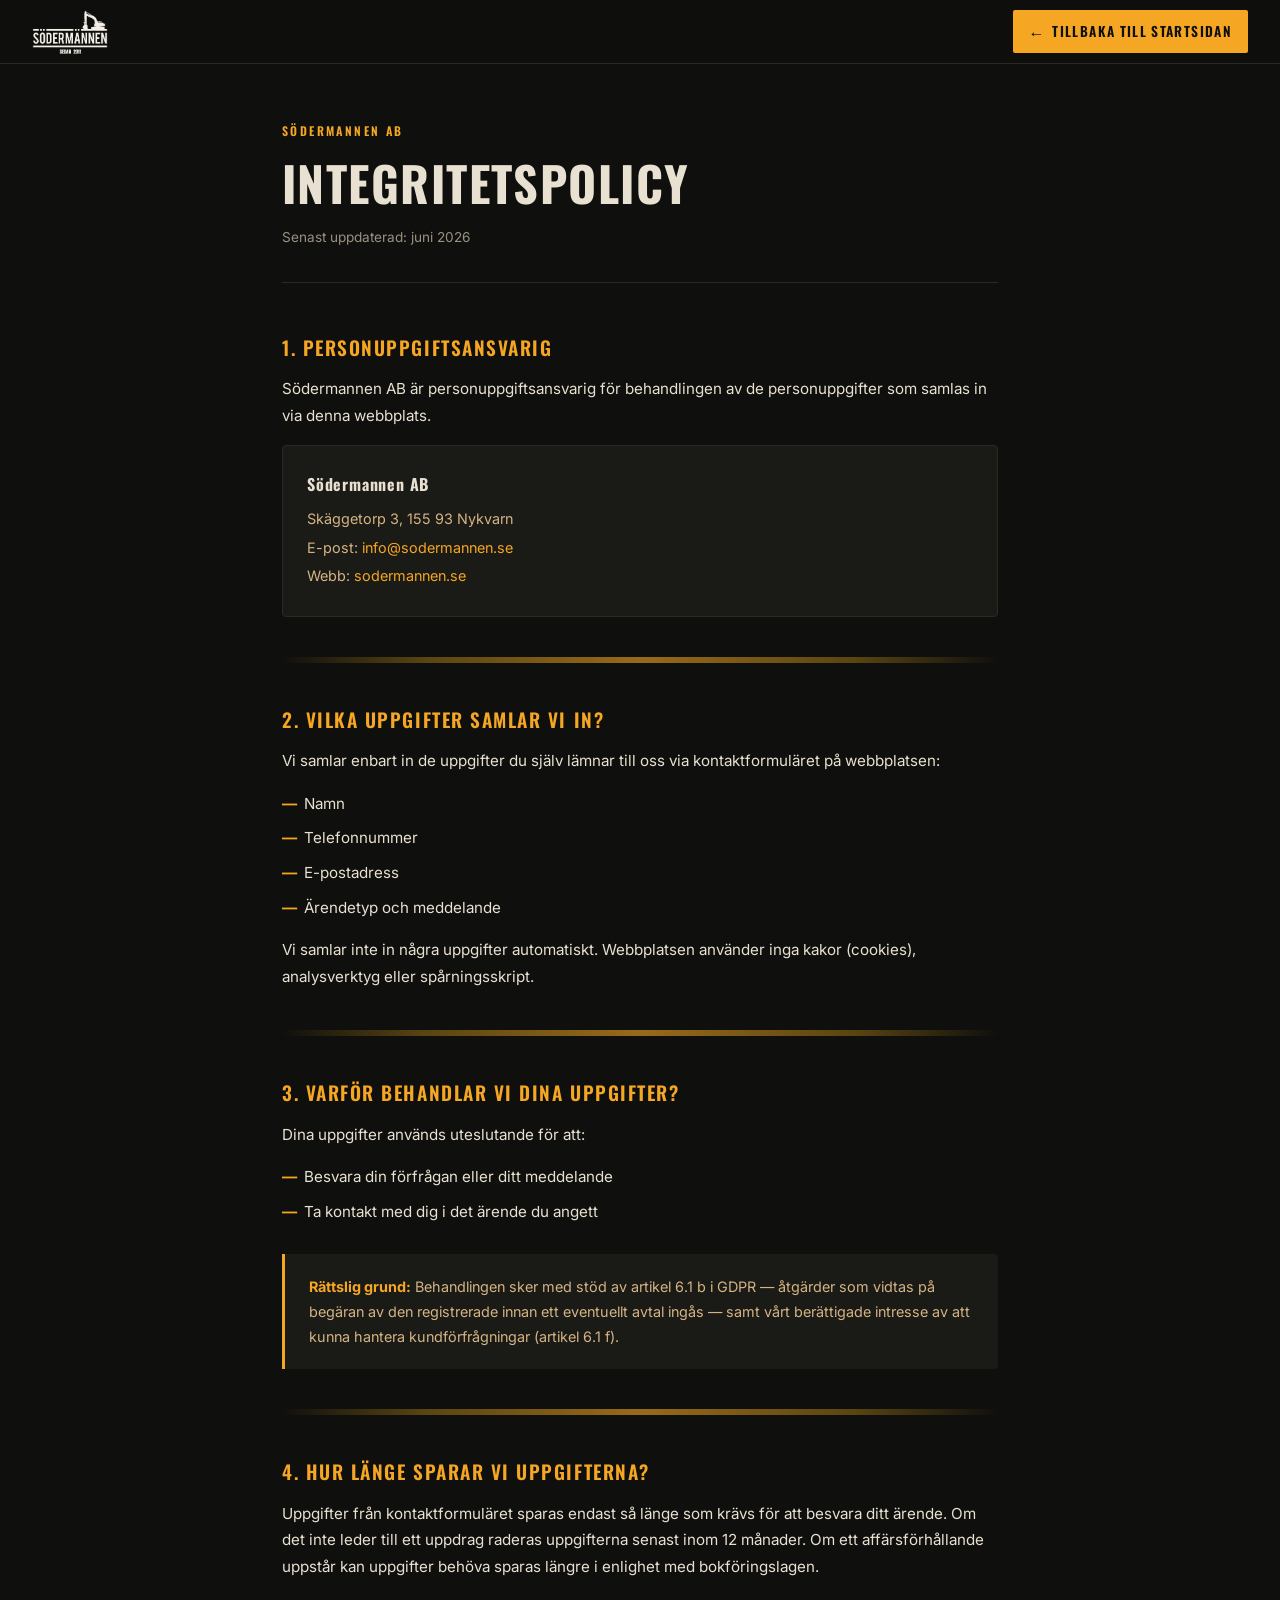
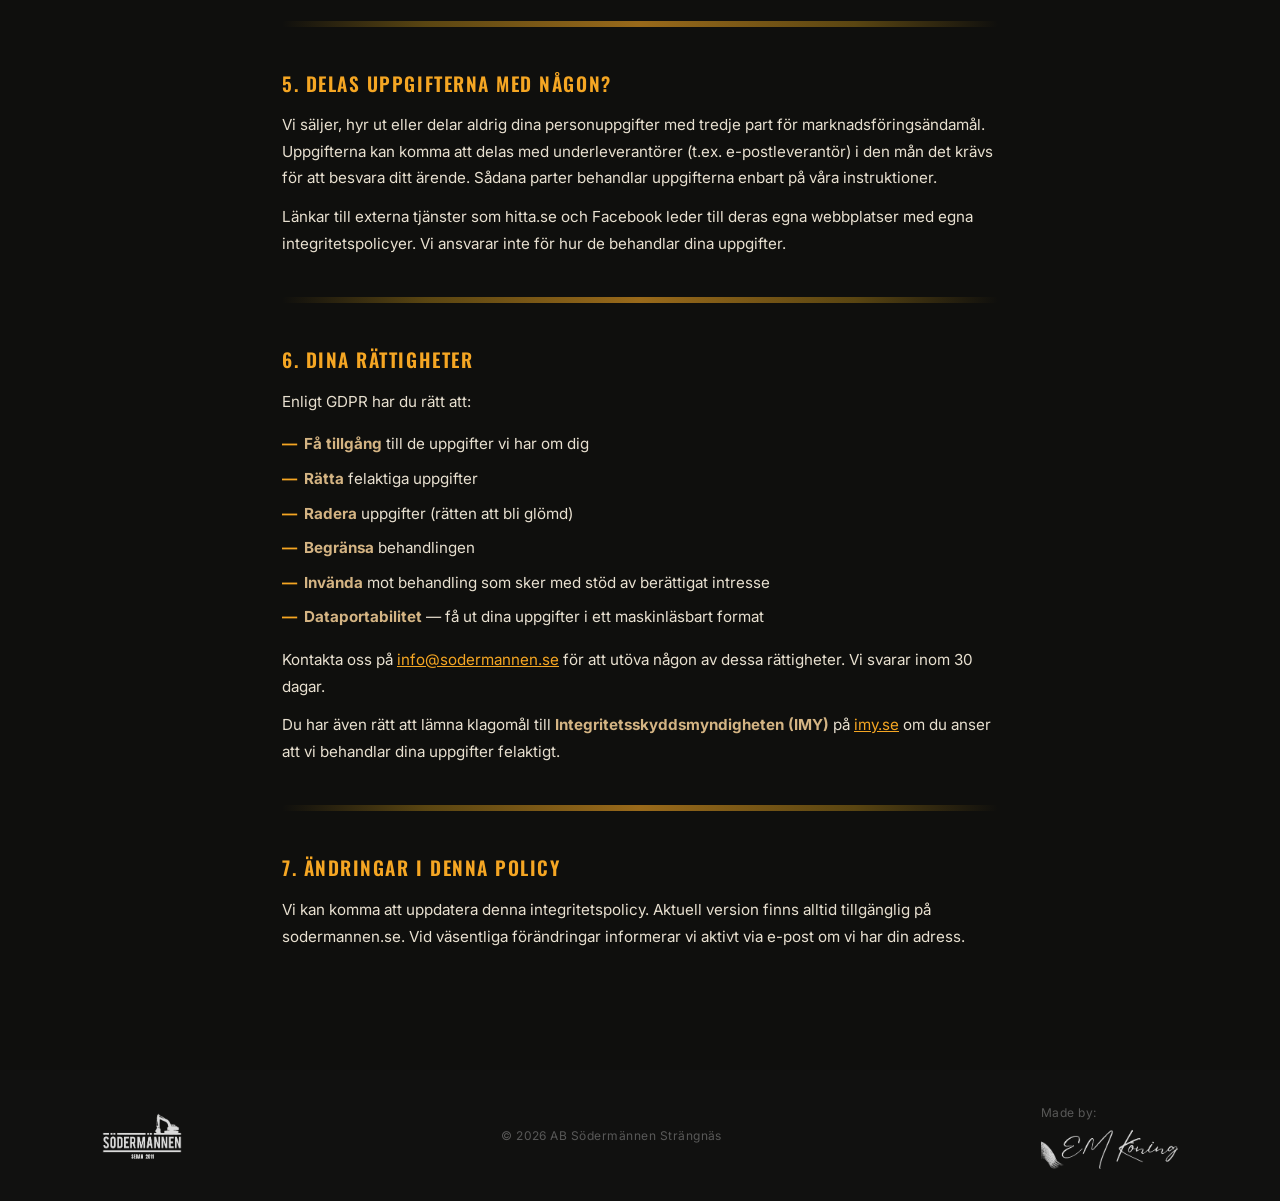
<file: integritetspolicy.html>
<!doctype html>
<html lang="sv">
  <head>
    <meta charset="UTF-8" />
    <meta name="viewport" content="width=device-width, initial-scale=1.0" />
    <title>Integritetspolicy – Södermannen</title>
    <link
      href="https://fonts.googleapis.com/css2?family=Oswald:wght@400;500;600;700&family=Inter:wght@300;400;500;600&display=swap"
      rel="stylesheet"
    />
    <link rel="stylesheet" href="integritetspolicy.css" />
  </head>
  <body style="background: #0f0f0d; color: #e8e0d0">
    <nav>
      <a href="#" class="nav-logo">
        <img src="image/logo-white.png" alt="Södermännen" class="logo-img" />
      </a>
      <a href="index.html#kontakt" class="nav-back">Tillbaka till startsidan</a>
    </nav>

    <main class="policy-main">
      <p class="page-eyebrow">Södermannen AB</p>
      <h1 class="page-title">Integritetspolicy</h1>
      <p class="page-meta">Senast uppdaterad: juni 2026</p>

      <div class="policy-section">
        <h2>1. Personuppgiftsansvarig</h2>
        <p>
          Södermannen AB är personuppgiftsansvarig för behandlingen av de
          personuppgifter som samlas in via denna webbplats.
        </p>
        <div class="contact-block">
          <strong>Södermannen AB</strong>
          <p>Skäggetorp 3, 155 93 Nykvarn</p>
          <p>
            E-post: <a href="mailto:info@sodermannen.se">info@sodermannen.se</a>
          </p>
          <p>Webb: <a href="https://sodermannen.se">sodermannen.se</a></p>
        </div>
      </div>

      <div class="earth-divider"></div>

      <div class="policy-section">
        <h2>2. Vilka uppgifter samlar vi in?</h2>
        <p>
          Vi samlar enbart in de uppgifter du själv lämnar till oss via
          kontaktformuläret på webbplatsen:
        </p>
        <ul>
          <li>Namn</li>
          <li>Telefonnummer</li>
          <li>E-postadress</li>
          <li>Ärendetyp och meddelande</li>
        </ul>
        <p>
          Vi samlar inte in några uppgifter automatiskt. Webbplatsen använder
          inga kakor (cookies), analysverktyg eller spårningsskript.
        </p>
      </div>

      <div class="earth-divider"></div>

      <div class="policy-section">
        <h2>3. Varför behandlar vi dina uppgifter?</h2>
        <p>Dina uppgifter används uteslutande för att:</p>
        <ul>
          <li>Besvara din förfrågan eller ditt meddelande</li>
          <li>Ta kontakt med dig i det ärende du angett</li>
        </ul>
        <div class="info-box">
          <p>
            <strong>Rättslig grund:</strong> Behandlingen sker med stöd av
            artikel 6.1 b i GDPR — åtgärder som vidtas på begäran av den
            registrerade innan ett eventuellt avtal ingås — samt vårt
            berättigade intresse av att kunna hantera kundförfrågningar (artikel
            6.1 f).
          </p>
        </div>
      </div>

      <div class="earth-divider"></div>

      <div class="policy-section">
        <h2>4. Hur länge sparar vi uppgifterna?</h2>
        <p>
          Uppgifter från kontaktformuläret sparas endast så länge som krävs för
          att besvara ditt ärende. Om det inte leder till ett uppdrag raderas
          uppgifterna senast inom 12 månader. Om ett affärsförhållande uppstår
          kan uppgifter behöva sparas längre i enlighet med bokföringslagen.
        </p>
      </div>

      <div class="earth-divider"></div>

      <div class="policy-section">
        <h2>5. Delas uppgifterna med någon?</h2>
        <p>
          Vi säljer, hyr ut eller delar aldrig dina personuppgifter med tredje
          part för marknadsföringsändamål. Uppgifterna kan komma att delas med
          underleverantörer (t.ex. e-postleverantör) i den mån det krävs för att
          besvara ditt ärende. Sådana parter behandlar uppgifterna enbart på
          våra instruktioner.
        </p>
        <p>
          Länkar till externa tjänster som hitta.se och Facebook leder till
          deras egna webbplatser med egna integritetspolicyer. Vi ansvarar inte
          för hur de behandlar dina uppgifter.
        </p>
      </div>

      <div class="earth-divider"></div>

      <div class="policy-section">
        <h2>6. Dina rättigheter</h2>
        <p>Enligt GDPR har du rätt att:</p>
        <ul>
          <li>
            <strong style="color: var(--color-sand)">Få tillgång</strong> till
            de uppgifter vi har om dig
          </li>
          <li>
            <strong style="color: var(--color-sand)">Rätta</strong> felaktiga
            uppgifter
          </li>
          <li>
            <strong style="color: var(--color-sand)">Radera</strong> uppgifter
            (rätten att bli glömd)
          </li>
          <li>
            <strong style="color: var(--color-sand)">Begränsa</strong>
            behandlingen
          </li>
          <li>
            <strong style="color: var(--color-sand)">Invända</strong> mot
            behandling som sker med stöd av berättigat intresse
          </li>
          <li>
            <strong style="color: var(--color-sand)">Dataportabilitet</strong> —
            få ut dina uppgifter i ett maskinläsbart format
          </li>
        </ul>
        <p>
          Kontakta oss på
          <a href="mailto:info@sodermannen.se" style="color: var(--color-amber)"
            >info@sodermannen.se</a
          >
          för att utöva någon av dessa rättigheter. Vi svarar inom 30 dagar.
        </p>
        <p>
          Du har även rätt att lämna klagomål till
          <strong style="color: var(--color-sand)"
            >Integritetsskyddsmyndigheten (IMY)</strong
          >
          på
          <a
            href="https://www.imy.se"
            target="_blank"
            rel="noopener"
            style="color: var(--color-amber)"
            >imy.se</a
          >
          om du anser att vi behandlar dina uppgifter felaktigt.
        </p>
      </div>

      <div class="earth-divider"></div>

      <div class="policy-section">
        <h2>7. Ändringar i denna policy</h2>
        <p>
          Vi kan komma att uppdatera denna integritetspolicy. Aktuell version
          finns alltid tillgänglig på sodermannen.se. Vid väsentliga
          förändringar informerar vi aktivt via e-post om vi har din adress.
        </p>
      </div>
    </main>

    <!-- FOOTER -->
    <footer>
      <div class="footer-logo">
        <img
          src="image/logo-white.png"
          alt="Södermännen"
          class="footer-logo-img"
        />
      </div>
      <p class="footer-copy">© 2026 AB Södermännen Strängnäs</p>
      <p class="footer-copy">
        Made by:
        <img
          src="image/em_logo.png"
          alt="Eva Maria Köning"
          class="footer-logo-img"
        />
      </p>
    </footer>
  </body>
</html>
</file>
<file: integritetspolicy.css>
/* ── INTEGRITETSPOLICY ── */
*,
*::before,
*::after {
  box-sizing: border-box;
  margin: 0;
  padding: 0;
}

:root {
  --color-bg: #0f0f0d;
  --color-surface: #1a1a17;
  --color-border: #2a2a25;
  --color-amber: #f5a623;
  --color-amber-dim: #c47d0e;
  --color-sand: #d4b483;
  --color-earth: #8b6914;
  --color-text: #e8e0d0;
  --color-muted: #9a9080;
  --font-display: "Oswald", sans-serif;
  --font-body: "Inter", sans-serif;
}

html {
  scroll-behavior: smooth;
}

body {
  background: var(--color-bg);
  color: var(--color-text);
  font-family: var(--font-body);
  font-size: 16px;
  line-height: 1.75;
  min-height: 100vh;
}

nav {
  position: fixed;
  top: 0;
  left: 0;
  right: 0;
  z-index: 100;
  background: rgba(15, 15, 13, 0.95);
  border-bottom: 1px solid var(--color-border);
  backdrop-filter: blur(8px);
  padding: 0 2rem;
  height: 64px;
  display: flex;
  align-items: center;
  justify-content: space-between;
}
.logo-img {
  height: 44px;
  width: auto;
  display: block;
}
.nav-logo {
  font-family: var(--font-display);
  font-size: 1.3rem;
  font-weight: 700;
  letter-spacing: 0.05em;
  text-decoration: none;
}
.nav-logo span:first-child {
  color: var(--color-amber);
}
.nav-logo span:last-child {
  color: var(--color-text);
}

.nav-back {
  font-family: var(--font-display);
  font-size: 0.85rem;
  font-weight: 600;
  letter-spacing: 0.1em;
  text-transform: uppercase;
  color: var(--color-bg);
  background: var(--color-amber);
  text-decoration: none;
  padding: 0.45rem 1rem;
  border-radius: 2px;
  display: flex;
  align-items: center;
  gap: 0.4rem;
  transition: background 0.2s;
}
.nav-back:hover {
  background: var(--color-amber-dim);
}
.nav-back::before {
  content: "←";
  font-size: 1rem;
}

main {
  max-width: 780px;
  margin: 0 auto;
  padding: 120px 2rem 80px;
}

.page-eyebrow {
  font-family: var(--font-display);
  font-size: 0.75rem;
  font-weight: 600;
  letter-spacing: 0.2em;
  text-transform: uppercase;
  color: var(--color-amber);
  margin-bottom: 1rem;
}

.page-title {
  font-family: var(--font-display);
  font-size: clamp(2rem, 5vw, 3rem);
  font-weight: 700;
  letter-spacing: 0.03em;
  text-transform: uppercase;
  color: var(--color-text);
  line-height: 1.1;
  margin-bottom: 1rem;
}

.page-meta {
  font-size: 0.85rem;
  color: var(--color-muted);
  margin-bottom: 3rem;
  padding-bottom: 2rem;
  border-bottom: 1px solid var(--color-border);
}

.earth-divider {
  width: 100%;
  height: 6px;
  background: linear-gradient(
    90deg,
    var(--color-bg) 0%,
    var(--color-earth) 20%,
    var(--color-amber) 50%,
    var(--color-earth) 80%,
    var(--color-bg) 100%
  );
  border-radius: 3px;
  margin: 2.5rem 0;
  opacity: 0.6;
}

.policy-section {
  margin-bottom: 2.5rem;
}

.policy-section h2 {
  font-family: var(--font-display);
  font-size: 1.2rem;
  font-weight: 600;
  letter-spacing: 0.08em;
  text-transform: uppercase;
  color: var(--color-amber);
  margin-bottom: 0.75rem;
}

.policy-section p {
  color: var(--color-text);
  margin-bottom: 0.75rem;
  font-size: 0.95rem;
}

.policy-section ul {
  list-style: none;
  margin: 0.5rem 0 0.75rem 0;
}

.policy-section ul li {
  font-size: 0.95rem;
  color: var(--color-text);
  padding: 0.25rem 0 0.25rem 1.4rem;
  position: relative;
}

.policy-section ul li::before {
  content: "—";
  position: absolute;
  left: 0;
  color: var(--color-amber);
  font-weight: 700;
}

.info-box {
  background: var(--color-surface);
  border-left: 3px solid var(--color-amber);
  border-radius: 0 4px 4px 0;
  padding: 1.25rem 1.5rem;
  margin: 1.5rem 0;
}

.info-box p {
  margin: 0;
  font-size: 0.9rem;
  color: var(--color-sand);
}
.info-box strong {
  color: var(--color-amber);
}

.contact-block {
  background: var(--color-surface);
  border: 1px solid var(--color-border);
  border-radius: 4px;
  padding: 1.5rem;
  margin-top: 1rem;
}

.contact-block p {
  margin: 0.2rem 0;
  font-size: 0.9rem;
  color: var(--color-sand);
}
.contact-block strong {
  font-family: var(--font-display);
  font-size: 1rem;
  letter-spacing: 0.05em;
  color: var(--color-text);
  display: block;
  margin-bottom: 0.5rem;
}
.contact-block a {
  color: var(--color-amber);
  text-decoration: none;
}
.contact-block a:hover {
  text-decoration: underline;
}

/* ── FOOTER ── */
footer {
  background: #111110;
  border-top: 2px solid var(--amber);
  padding: 2rem 8%;
  display: flex;
  justify-content: space-between;
  align-items: center;
  flex-wrap: wrap;
  gap: 1rem;
}

.footer-logo-img {
  height: 46px;
  width: auto;
  display: block;
  filter: brightness(0) invert(1);
  opacity: 0.85;
}

.footer-copy {
  font-size: 0.75rem;
  color: rgba(255, 255, 255, 0.3);
  letter-spacing: 0.04em;
}

.footer-copy a {
  color: var(--amber);
}
.footer-copy a:hover {
  color: var(--white);
  text-decoration: underline;
}

.footer-copy-img {
  height: 46px;
  width: auto;
  display: block;
  filter: brightness(0) invert(1);
  opacity: 0.85;
}

/* ── RESPONSIVE ── */
@media (max-width: 900px) {
  :root {
    --nav-h: 80px;
  }

  nav {
    height: var(--nav-h);
    padding: 0 5%;
    position: fixed;
    top: 0;
    left: 0;
    right: 0;
    transform: translateZ(0);
    -webkit-transform: translateZ(0);
    backdrop-filter: none;
    -webkit-backdrop-filter: none;
    background: #1a1a18;
  }

  .logo-img {
    height: 44px;
  }
  .service-img-wrap,
  .service-content {
    transform: translateY(20px) !important;
  }

  .service-row.in-view .service-img-wrap,
  .service-row.in-view .service-content {
    transform: translateY(0) !important;
  }
  .about-grid {
    grid-template-columns: 1fr;
    gap: 2.5rem;
  }
  .services-grid {
    grid-template-columns: 1fr 1fr;
  }
  .contact-grid {
    grid-template-columns: 1fr;
    gap: 3rem;
  }
  .form-row {
    grid-template-columns: 1fr;
  }
  .project-item:nth-child(1) {
    grid-column: 1 / 13;
  }
  .project-item:nth-child(2) {
    grid-column: 1 / 13;
    grid-row: 2;
  }
  .project-item:nth-child(3) {
    grid-column: 1 / 7;
    grid-row: 3;
  }
  .project-item:nth-child(4) {
    grid-column: 7 / 13;
    grid-row: 3;
  }
  .project-item:nth-child(5) {
    grid-column: 1 / 13;
    grid-row: 4;
  }
  .nav-links {
    display: none;
  }
  .hamburger {
    display: flex;
  }
}

@media (max-width: 600px) {
  section {
    padding: 60px 5%;
  }
  .services-grid {
    grid-template-columns: 1fr;
  }
  .about-stats {
    grid-template-columns: 1fr 1fr;
  }
  nav {
    padding: 0 5%;
  }
}

/* Mobile nav open state */
.mobile-nav-open .nav-links {
  display: flex;
  flex-direction: column;
  position: fixed;
  top: var(--nav-h);
  left: 0;
  right: 0;
  background: rgba(26, 26, 24, 0.98);
  padding: 1.5rem 5% 2rem;
  gap: 1.2rem;
  border-top: 1px solid rgba(212, 130, 10, 0.3);
}

@media (prefers-reduced-motion: reduce) {
  .slides {
    transition: none;
  }
  .earth-line {
    animation: none;
  }
  .slide-bg {
    transition: none;
  }
}
</file>
